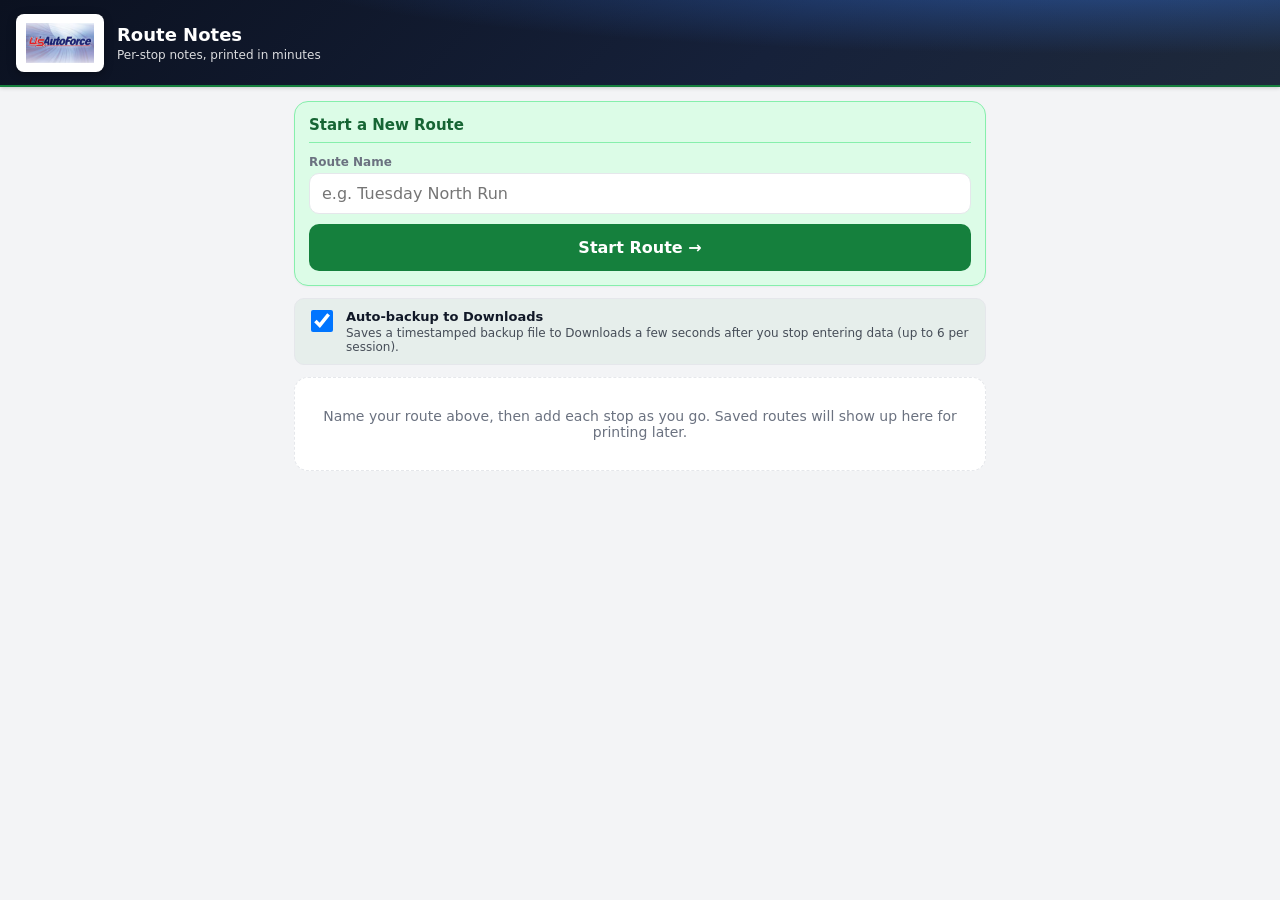
<file: index.html>
<!DOCTYPE html>
<html lang="en">
<head>
<meta charset="UTF-8">
<meta name="viewport" content="width=device-width, initial-scale=1, viewport-fit=cover">
<meta name="theme-color" content="#15803d">
<meta name="description" content="U.S. AutoForce Route Notes - per-stop notes for delivery routes, print as PDF">
<meta name="mobile-web-app-capable" content="yes">
<meta name="apple-mobile-web-app-capable" content="yes">
<meta name="apple-mobile-web-app-status-bar-style" content="black-translucent">
<meta name="apple-mobile-web-app-title" content="Route Notes">
<title>U.S. AutoForce &middot; Route Notes</title>
<link rel="apple-touch-startup-image" media="(device-width: 320px) and (device-height: 568px) and (-webkit-device-pixel-ratio: 2)" href="icons/splash/splash-640x1136.png">
<link rel="apple-touch-startup-image" media="(device-width: 375px) and (device-height: 667px) and (-webkit-device-pixel-ratio: 2)" href="icons/splash/splash-750x1334.png">
<link rel="apple-touch-startup-image" media="(device-width: 414px) and (device-height: 736px) and (-webkit-device-pixel-ratio: 3)" href="icons/splash/splash-1242x2208.png">
<link rel="apple-touch-startup-image" media="(device-width: 375px) and (device-height: 812px) and (-webkit-device-pixel-ratio: 3)" href="icons/splash/splash-1125x2436.png">
<link rel="apple-touch-startup-image" media="(device-width: 414px) and (device-height: 896px) and (-webkit-device-pixel-ratio: 2)" href="icons/splash/splash-828x1792.png">
<link rel="apple-touch-startup-image" media="(device-width: 390px) and (device-height: 844px) and (-webkit-device-pixel-ratio: 3)" href="icons/splash/splash-1170x2532.png">
<link rel="apple-touch-startup-image" media="(device-width: 428px) and (device-height: 926px) and (-webkit-device-pixel-ratio: 3)" href="icons/splash/splash-1284x2778.png">
<link rel="apple-touch-startup-image" media="(device-width: 393px) and (device-height: 852px) and (-webkit-device-pixel-ratio: 3)" href="icons/splash/splash-1290x2796.png">
<link rel="manifest" href="manifest.webmanifest">
<link rel="icon" href="icons/icon.svg" type="image/svg+xml">
<link rel="icon" href="icons/icon-192.png" type="image/png">
<link rel="apple-touch-icon" href="icons/icon-192.png">
<link rel="stylesheet" href="styles.css">
</head>
<body>
<header class="app-header">
  <div class="brand">
    <img src="icons/logo-tile.png" alt="U.S. AutoForce" class="brand-logo">
    <div>
      <h1>Route Notes</h1>
      <p>Per-stop notes, printed in minutes</p>
    </div>
  </div>
</header>

<main id="view" class="view">
  <!-- Home + Route editor rendered by app.js -->
</main>

<div id="toast" class="toast" role="status"></div>

<script src="app.js"></script>
</body>
</html>
</file>
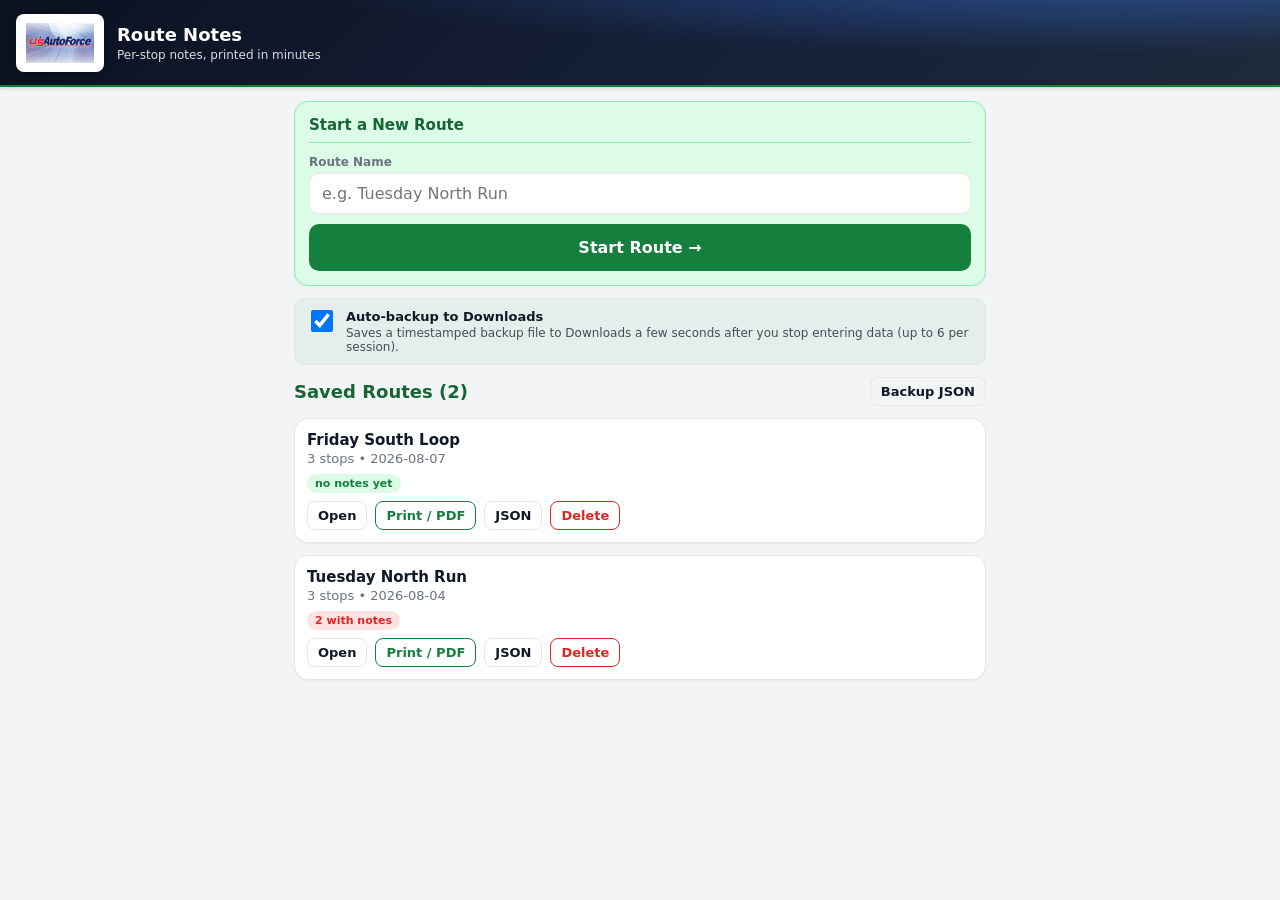
<file: demo/index.html>
<!DOCTYPE html>
<html lang="en">
<head>
<meta charset="UTF-8">
<meta name="viewport" content="width=device-width, initial-scale=1, viewport-fit=cover">
<meta name="theme-color" content="#15803d">
<meta name="description" content="U.S. AutoForce Route Notes - per-stop notes for delivery routes, print as PDF">
<meta name="mobile-web-app-capable" content="yes">
<meta name="apple-mobile-web-app-capable" content="yes">
<meta name="apple-mobile-web-app-status-bar-style" content="black-translucent">
<meta name="apple-mobile-web-app-title" content="Route Notes">
<title>U.S. AutoForce &middot; Route Notes</title>
<link rel="apple-touch-startup-image" media="(device-width: 320px) and (device-height: 568px) and (-webkit-device-pixel-ratio: 2)" href="icons/splash/splash-640x1136.png">
<link rel="apple-touch-startup-image" media="(device-width: 375px) and (device-height: 667px) and (-webkit-device-pixel-ratio: 2)" href="icons/splash/splash-750x1334.png">
<link rel="apple-touch-startup-image" media="(device-width: 414px) and (device-height: 736px) and (-webkit-device-pixel-ratio: 3)" href="icons/splash/splash-1242x2208.png">
<link rel="apple-touch-startup-image" media="(device-width: 375px) and (device-height: 812px) and (-webkit-device-pixel-ratio: 3)" href="icons/splash/splash-1125x2436.png">
<link rel="apple-touch-startup-image" media="(device-width: 414px) and (device-height: 896px) and (-webkit-device-pixel-ratio: 2)" href="icons/splash/splash-828x1792.png">
<link rel="apple-touch-startup-image" media="(device-width: 390px) and (device-height: 844px) and (-webkit-device-pixel-ratio: 3)" href="icons/splash/splash-1170x2532.png">
<link rel="apple-touch-startup-image" media="(device-width: 428px) and (device-height: 926px) and (-webkit-device-pixel-ratio: 3)" href="icons/splash/splash-1284x2778.png">
<link rel="apple-touch-startup-image" media="(device-width: 393px) and (device-height: 852px) and (-webkit-device-pixel-ratio: 3)" href="icons/splash/splash-1290x2796.png">
<link rel="manifest" href="manifest.webmanifest">
<link rel="icon" href="icons/icon.svg" type="image/svg+xml">
<link rel="icon" href="icons/icon-192.png" type="image/png">
<link rel="apple-touch-icon" href="icons/icon-192.png">
<link rel="stylesheet" href="styles.css">
</head>
<body>
<header class="app-header">
  <div class="brand">
    <img src="icons/logo-tile.png" alt="U.S. AutoForce" class="brand-logo">
    <div>
      <h1>Route Notes</h1>
      <p>Per-stop notes, printed in minutes</p>
    </div>
  </div>
</header>

<main id="view" class="view">
  <!-- Home + Route editor rendered by app.js -->
</main>

<div id="toast" class="toast" role="status"></div>

<script src="idbshim.js"></script>
  <script src="seed.js"></script>
  <script src="demo_click.js"></script>
  <script src="app.js"></script>
</body>
</html>
</file>
<file: styles.css>
:root {
  --green: #15803d;
  --green-dark: #166534;
  --green-soft: #dcfce7;
  --blue: #1d4ed8;
  --red: #dc2626;
  --red-soft: #fee2e2;
  --ink: #111827;
  --muted: #6b7280;
  --line: #e5e7eb;
  --bg: #f3f4f6;
  --card: #ffffff;
  --radius: 14px;
  --safe-bottom: env(safe-area-inset-bottom, 0px);
}

* { box-sizing: border-box; }

html, body {
  margin: 0;
  padding: 0;
  background: var(--bg);
  color: var(--ink);
  font-family: system-ui, -apple-system, "Segoe UI", Roboto, sans-serif;
  -webkit-tap-highlight-color: transparent;
}

body { padding-bottom: calc(28px + var(--safe-bottom)); }

.app-header {
  position: sticky;
  top: 0;
  z-index: 10;
  background:
    radial-gradient(120% 170% at 88% -30%, rgba(59,130,246,.45) 0%, rgba(59,130,246,0) 55%),
    linear-gradient(135deg, #0b1120 0%, #16213a 60%, #1e293b 100%);
  color: #fff;
  padding: calc(14px + env(safe-area-inset-top, 0px)) 16px 13px;
  border-bottom: 2px solid var(--green);
  box-shadow: 0 1px 4px rgba(0,0,0,.18);
}
.brand { display: flex; align-items: center; gap: 13px; }
.brand-logo { width: 88px; height: 58px; border-radius: 8px; background: #fff; box-shadow: 0 2px 8px rgba(0,0,0,.35); }
.brand h1 { margin: 0; font-size: 18px; line-height: 1.2; }
.brand p { margin: 2px 0 0; font-size: 12px; opacity: .85; }

.view { max-width: 720px; margin: 0 auto; padding: 14px 14px 24px; }

.card {
  background: var(--card);
  border: 1px solid var(--line);
  border-radius: var(--radius);
  padding: 14px;
  margin-bottom: 12px;
  box-shadow: 0 1px 2px rgba(0,0,0,.04);
}
.card-title {
  margin: 0 0 12px;
  font-size: 15px;
  color: var(--green-dark);
  border-bottom: 1px solid var(--line);
  padding-bottom: 8px;
}

.page-head { display: flex; align-items: center; justify-content: space-between; gap: 10px; margin-bottom: 12px; }
.page-title { margin: 0; font-size: 18px; color: var(--green-dark); }
.empty {
  background: var(--card);
  border: 1px dashed var(--line);
  border-radius: var(--radius);
  padding: 30px 16px;
  text-align: center;
  color: var(--muted);
  font-size: 14px;
}

/* new route */
.new-route-card { background: var(--green-soft); border-color: #86efac; }
.new-route-card .card-title { color: var(--green-dark); border-color: #86efac; }
.new-route-card .btn.primary { width: 100%; }
.route-actions { display: flex; flex-direction: column; gap: 8px; }
.field.extra textarea.instr { background: #f9fafb; font-size: 13px; color: var(--muted); }

/* records / routes list */
.rec { padding: 12px; }
.rec-main { cursor: pointer; }
.rec-name { font-weight: 700; font-size: 15px; }
.rec-meta { color: var(--muted); font-size: 13px; margin-top: 2px; }
.rec-sub { margin-top: 6px; }
.badge { font-size: 11px; font-weight: 700; padding: 3px 8px; border-radius: 999px; }
.bad-ok { background: var(--green-soft); color: var(--green); }
.bad-ni { background: var(--red-soft); color: var(--red); }
.rec-actions { display: flex; flex-wrap: wrap; gap: 8px; margin-top: 10px; }

/* route editor */
.route-head { display: flex; justify-content: space-between; margin-bottom: 12px; }
.route-buttons { display: flex; flex-wrap: wrap; gap: 8px; }
.progress {
  position: relative;
  height: 26px;
  background: var(--line);
  border-radius: 999px;
  margin-bottom: 14px;
  overflow: hidden;
}
.progress-fill { height: 100%; background: linear-gradient(90deg, var(--green), #22c55e); transition: width .25s ease; }
.progress span {
  position: absolute; inset: 0;
  display: flex; align-items: center; justify-content: center;
  font-size: 11px; font-weight: 700; color: var(--ink);
}

/* stops */
.stop-card { padding: 0; overflow: hidden; }
.stop-head {
  display: flex; align-items: center; gap: 10px;
  padding: 12px 14px; cursor: pointer;
}
.stop-num {
  flex-shrink: 0;
  width: 28px; height: 28px;
  border-radius: 50%;
  background: var(--green-soft);
  color: var(--green-dark);
  font-weight: 700; font-size: 13px;
  display: flex; align-items: center; justify-content: center;
}
.stop-name { flex: 1; font-weight: 700; font-size: 14px; }
.cod {
  flex-shrink: 0;
  background: var(--red-soft); color: var(--red);
  font-size: 10px; font-weight: 700;
  padding: 2px 6px; border-radius: 6px;
}
.chev { flex-shrink: 0; color: var(--muted); font-size: 12px; }
.stop-body { padding: 0 14px 14px; border-top: 1px solid var(--line); padding-top: 12px; }
.stop-controls { display: flex; gap: 8px; margin-top: 8px; }
.cod-toggle { display: flex; align-items: center; gap: 8px; font-size: 14px; margin: 6px 0 10px; cursor: pointer; }
.cod-toggle input { width: auto; }

/* forms */
.field { display: block; margin-bottom: 10px; }
.field-label { display: block; font-size: 12px; font-weight: 600; color: var(--muted); margin-bottom: 4px; }
input, select, textarea {
  width: 100%;
  font: inherit;
  color: var(--ink);
  background: #fff;
  border: 1px solid var(--line);
  border-radius: 10px;
  padding: 10px 12px;
}
input:focus, select:focus, textarea:focus {
  outline: 2px solid var(--green);
  outline-offset: 1px;
  border-color: var(--green);
}
textarea.instr { resize: vertical; }
textarea.notes { resize: vertical; background: #fffbeb; border-color: #fcd34d; }

/* buttons */
.btn {
  font: inherit;
  font-weight: 600;
  border: none;
  border-radius: 10px;
  padding: 10px 14px;
  cursor: pointer;
  background: var(--line);
  color: var(--ink);
}
.btn.primary { background: var(--green); color: #fff; }
.btn.primary:active { background: var(--green-dark); }
.btn.ghost { background: transparent; border: 1.5px solid var(--line); }
.btn.primary-outline { color: var(--green); border-color: var(--green); }
.btn.danger { color: var(--red); border-color: var(--red); }
.btn.small { padding: 6px 10px; font-size: 13px; border-radius: 8px; }
.btn.big { font-size: 16px; padding: 14px; }
.btn:disabled { opacity: .4; cursor: default; }
.actions { display: grid; grid-template-columns: 1fr auto; gap: 10px; margin-top: 4px; }
.actions:has(.btn:only-child) { grid-template-columns: 1fr; }

/* toast */
.toast {
  position: fixed;
  left: 50%;
  bottom: calc(28px + var(--safe-bottom));
  transform: translateX(-50%) translateY(20px);
  background: #111827;
  color: #fff;
  padding: 10px 18px;
  border-radius: 999px;
  font-size: 14px;
  opacity: 0;
  pointer-events: none;
  transition: opacity .2s, transform .2s;
  z-index: 30;
  max-width: 90vw;
  text-align: center;
}
.toast.show { opacity: 1; transform: translateX(-50%) translateY(0); }

@media (prefers-color-scheme: dark) {
  :root {
    --green: #22c55e;
    --green-dark: #4ade80;
    --green-soft: #052e16;
    --blue: #60a5fa;
    --red: #f87171;
    --red-soft: #450a0a;
    --ink: #f3f4f6;
    --muted: #9ca3af;
    --line: #1f2937;
    --bg: #0b1220;
    --card: #111827;
  }
  input, select, textarea { background: #0b1220; }
  .btn { background: #1f2937; }
  .new-route-card { background: #052e16; border-color: #166534; }
  .new-route-card .card-title { border-color: #166534; }
  .field.extra textarea.instr { background: #0b1220; }
  .stop-num { background: #052e16; }
  textarea.notes { background: #451a03; border-color: #92400e; }
}

/* ---------- Auto-backup toggle ---------- */
.ab-toggle {
  display: flex; align-items: flex-start; gap: 10px;
  margin: 4px 0 12px; padding: 10px 12px;
  border: 1.5px solid var(--line, #e3e6ef); border-radius: 10px;
  background: rgba(21, 128, 61, .06);
  cursor: pointer;
}
.ab-ck { width: 22px; height: 22px; flex: none; margin-top: 1px; }
.ab-txt { display: flex; flex-direction: column; gap: 2px; }
.ab-title { font-size: 13px; font-weight: 700; }
.ab-txt .sub { font-size: 12px; opacity: .75; margin: 0; }
</file>
<file: demo/styles.css>
:root {
  --green: #15803d;
  --green-dark: #166534;
  --green-soft: #dcfce7;
  --blue: #1d4ed8;
  --red: #dc2626;
  --red-soft: #fee2e2;
  --ink: #111827;
  --muted: #6b7280;
  --line: #e5e7eb;
  --bg: #f3f4f6;
  --card: #ffffff;
  --radius: 14px;
  --safe-bottom: env(safe-area-inset-bottom, 0px);
}

* { box-sizing: border-box; }

html, body {
  margin: 0;
  padding: 0;
  background: var(--bg);
  color: var(--ink);
  font-family: system-ui, -apple-system, "Segoe UI", Roboto, sans-serif;
  -webkit-tap-highlight-color: transparent;
}

body { padding-bottom: calc(28px + var(--safe-bottom)); }

.app-header {
  position: sticky;
  top: 0;
  z-index: 10;
  background:
    radial-gradient(120% 170% at 88% -30%, rgba(59,130,246,.45) 0%, rgba(59,130,246,0) 55%),
    linear-gradient(135deg, #0b1120 0%, #16213a 60%, #1e293b 100%);
  color: #fff;
  padding: calc(14px + env(safe-area-inset-top, 0px)) 16px 13px;
  border-bottom: 2px solid var(--green);
  box-shadow: 0 1px 4px rgba(0,0,0,.18);
}
.brand { display: flex; align-items: center; gap: 13px; }
.brand-logo { width: 88px; height: 58px; border-radius: 8px; background: #fff; box-shadow: 0 2px 8px rgba(0,0,0,.35); }
.brand h1 { margin: 0; font-size: 18px; line-height: 1.2; }
.brand p { margin: 2px 0 0; font-size: 12px; opacity: .85; }

.view { max-width: 720px; margin: 0 auto; padding: 14px 14px 24px; }

.card {
  background: var(--card);
  border: 1px solid var(--line);
  border-radius: var(--radius);
  padding: 14px;
  margin-bottom: 12px;
  box-shadow: 0 1px 2px rgba(0,0,0,.04);
}
.card-title {
  margin: 0 0 12px;
  font-size: 15px;
  color: var(--green-dark);
  border-bottom: 1px solid var(--line);
  padding-bottom: 8px;
}

.page-head { display: flex; align-items: center; justify-content: space-between; gap: 10px; margin-bottom: 12px; }
.page-title { margin: 0; font-size: 18px; color: var(--green-dark); }
.empty {
  background: var(--card);
  border: 1px dashed var(--line);
  border-radius: var(--radius);
  padding: 30px 16px;
  text-align: center;
  color: var(--muted);
  font-size: 14px;
}

/* new route */
.new-route-card { background: var(--green-soft); border-color: #86efac; }
.new-route-card .card-title { color: var(--green-dark); border-color: #86efac; }
.new-route-card .btn.primary { width: 100%; }
.route-actions { display: flex; flex-direction: column; gap: 8px; }
.field.extra textarea.instr { background: #f9fafb; font-size: 13px; color: var(--muted); }

/* records / routes list */
.rec { padding: 12px; }
.rec-main { cursor: pointer; }
.rec-name { font-weight: 700; font-size: 15px; }
.rec-meta { color: var(--muted); font-size: 13px; margin-top: 2px; }
.rec-sub { margin-top: 6px; }
.badge { font-size: 11px; font-weight: 700; padding: 3px 8px; border-radius: 999px; }
.bad-ok { background: var(--green-soft); color: var(--green); }
.bad-ni { background: var(--red-soft); color: var(--red); }
.rec-actions { display: flex; flex-wrap: wrap; gap: 8px; margin-top: 10px; }

/* route editor */
.route-head { display: flex; justify-content: space-between; margin-bottom: 12px; }
.route-buttons { display: flex; flex-wrap: wrap; gap: 8px; }
.progress {
  position: relative;
  height: 26px;
  background: var(--line);
  border-radius: 999px;
  margin-bottom: 14px;
  overflow: hidden;
}
.progress-fill { height: 100%; background: linear-gradient(90deg, var(--green), #22c55e); transition: width .25s ease; }
.progress span {
  position: absolute; inset: 0;
  display: flex; align-items: center; justify-content: center;
  font-size: 11px; font-weight: 700; color: var(--ink);
}

/* stops */
.stop-card { padding: 0; overflow: hidden; }
.stop-head {
  display: flex; align-items: center; gap: 10px;
  padding: 12px 14px; cursor: pointer;
}
.stop-num {
  flex-shrink: 0;
  width: 28px; height: 28px;
  border-radius: 50%;
  background: var(--green-soft);
  color: var(--green-dark);
  font-weight: 700; font-size: 13px;
  display: flex; align-items: center; justify-content: center;
}
.stop-name { flex: 1; font-weight: 700; font-size: 14px; }
.cod {
  flex-shrink: 0;
  background: var(--red-soft); color: var(--red);
  font-size: 10px; font-weight: 700;
  padding: 2px 6px; border-radius: 6px;
}
.chev { flex-shrink: 0; color: var(--muted); font-size: 12px; }
.stop-body { padding: 0 14px 14px; border-top: 1px solid var(--line); padding-top: 12px; }
.stop-controls { display: flex; gap: 8px; margin-top: 8px; }
.cod-toggle { display: flex; align-items: center; gap: 8px; font-size: 14px; margin: 6px 0 10px; cursor: pointer; }
.cod-toggle input { width: auto; }

/* forms */
.field { display: block; margin-bottom: 10px; }
.field-label { display: block; font-size: 12px; font-weight: 600; color: var(--muted); margin-bottom: 4px; }
input, select, textarea {
  width: 100%;
  font: inherit;
  color: var(--ink);
  background: #fff;
  border: 1px solid var(--line);
  border-radius: 10px;
  padding: 10px 12px;
}
input:focus, select:focus, textarea:focus {
  outline: 2px solid var(--green);
  outline-offset: 1px;
  border-color: var(--green);
}
textarea.instr { resize: vertical; }
textarea.notes { resize: vertical; background: #fffbeb; border-color: #fcd34d; }

/* buttons */
.btn {
  font: inherit;
  font-weight: 600;
  border: none;
  border-radius: 10px;
  padding: 10px 14px;
  cursor: pointer;
  background: var(--line);
  color: var(--ink);
}
.btn.primary { background: var(--green); color: #fff; }
.btn.primary:active { background: var(--green-dark); }
.btn.ghost { background: transparent; border: 1.5px solid var(--line); }
.btn.primary-outline { color: var(--green); border-color: var(--green); }
.btn.danger { color: var(--red); border-color: var(--red); }
.btn.small { padding: 6px 10px; font-size: 13px; border-radius: 8px; }
.btn.big { font-size: 16px; padding: 14px; }
.btn:disabled { opacity: .4; cursor: default; }
.actions { display: grid; grid-template-columns: 1fr auto; gap: 10px; margin-top: 4px; }
.actions:has(.btn:only-child) { grid-template-columns: 1fr; }

/* toast */
.toast {
  position: fixed;
  left: 50%;
  bottom: calc(28px + var(--safe-bottom));
  transform: translateX(-50%) translateY(20px);
  background: #111827;
  color: #fff;
  padding: 10px 18px;
  border-radius: 999px;
  font-size: 14px;
  opacity: 0;
  pointer-events: none;
  transition: opacity .2s, transform .2s;
  z-index: 30;
  max-width: 90vw;
  text-align: center;
}
.toast.show { opacity: 1; transform: translateX(-50%) translateY(0); }

@media (prefers-color-scheme: dark) {
  :root {
    --green: #22c55e;
    --green-dark: #4ade80;
    --green-soft: #052e16;
    --blue: #60a5fa;
    --red: #f87171;
    --red-soft: #450a0a;
    --ink: #f3f4f6;
    --muted: #9ca3af;
    --line: #1f2937;
    --bg: #0b1220;
    --card: #111827;
  }
  input, select, textarea { background: #0b1220; }
  .btn { background: #1f2937; }
  .new-route-card { background: #052e16; border-color: #166534; }
  .new-route-card .card-title { border-color: #166534; }
  .field.extra textarea.instr { background: #0b1220; }
  .stop-num { background: #052e16; }
  textarea.notes { background: #451a03; border-color: #92400e; }
}

/* ---------- Auto-backup toggle ---------- */
.ab-toggle {
  display: flex; align-items: flex-start; gap: 10px;
  margin: 4px 0 12px; padding: 10px 12px;
  border: 1.5px solid var(--line, #e3e6ef); border-radius: 10px;
  background: rgba(21, 128, 61, .06);
  cursor: pointer;
}
.ab-ck { width: 22px; height: 22px; flex: none; margin-top: 1px; }
.ab-txt { display: flex; flex-direction: column; gap: 2px; }
.ab-title { font-size: 13px; font-weight: 700; }
.ab-txt .sub { font-size: 12px; opacity: .75; margin: 0; }
</file>
